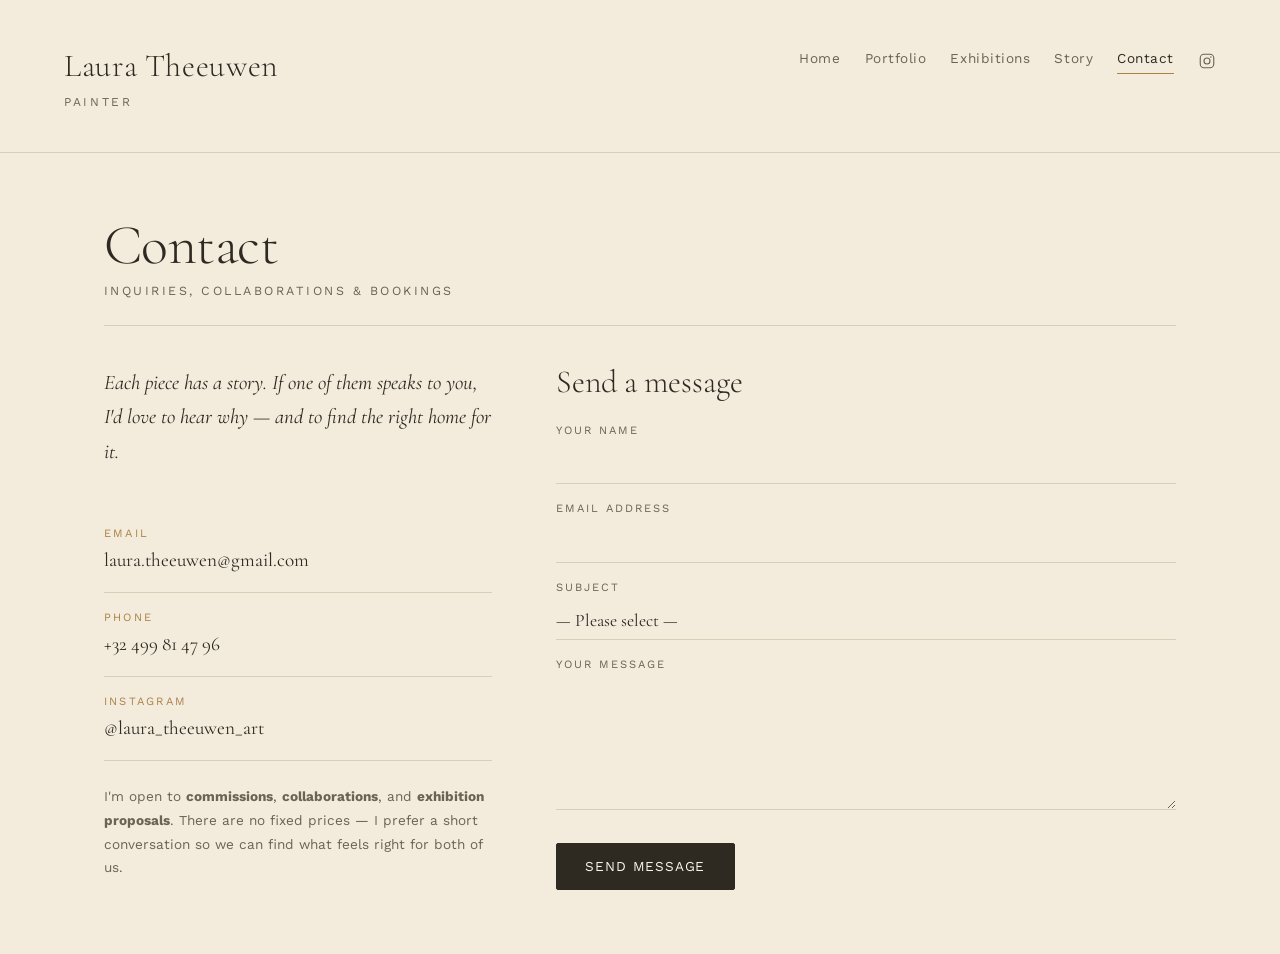
<file: contact.html>
<!DOCTYPE html>
<html lang="en">
<head>
  <meta charset="UTF-8" />
  <meta name="viewport" content="width=device-width, initial-scale=1.0" />
  <title>Contact — Laura Theeuwen</title>
  <link rel="icon" type="image/jpeg" href="images/homepage/yourimage.png">
  <meta name="description" content="Get in touch with painter Laura Theeuwen for inquiries, collaborations, or bookings." />

  <link rel="preconnect" href="https://fonts.googleapis.com" />
  <link rel="preconnect" href="https://fonts.gstatic.com" crossorigin />
  <link
    href="https://fonts.googleapis.com/css2?family=Cormorant+Garamond:ital,wght@0,300;0,400;0,500;1,400&family=Work+Sans:wght@300;400;500&display=swap"
    rel="stylesheet"
  />
  <link rel="stylesheet" href="css/style.css" />
</head>
<body>

  <header class="topbar">
    <a href="index.html" class="brand">
      <span class="brand-name">Laura Theeuwen</span>
      <span class="brand-title">Painter</span>
      </svg>
    </a>
    <nav class="nav" aria-label="Main navigation">
      <a href="index.html" class="nav-link">Home</a>
      <a href="portfolio.html" class="nav-link">Portfolio</a>
      <a href="exhibitions.html" class="nav-link">Exhibitions</a>
      <a href="story.html" class="nav-link">Story</a>
      <a href="contact.html" class="nav-link is-active">Contact</a>
      <a href="https://www.instagram.com/laura_theeuwen_art/" class="nav-icon" aria-label="Instagram" target="_blank" rel="noopener">
        <svg viewBox="0 0 24 24" width="18" height="18" fill="none" stroke="currentColor" stroke-width="1.5">
          <rect x="3" y="3" width="18" height="18" rx="5" />
          <circle cx="12" cy="12" r="4" />
          <circle cx="17.2" cy="6.8" r="1" fill="currentColor" stroke="none" />
        </svg>
      </a>
    </nav>
  </header>

  <main>
    <div class="page-main">

      <header class="page-header">
        <h1 class="page-heading">Contact</h1>
        <p class="page-subheading">Inquiries, collaborations & bookings</p>
      </header>

      <div class="contact-grid">

        <!-- ============================================================
             LEFT COLUMN — contact details & context
             ============================================================ -->
        <div class="contact-info">

          <p class="contact-intro">
            Each piece has a story. If one of them speaks to you,
            I'd love to hear why — and to find the right home for it.
          </p>

          <!-- 
            REPLACE THESE PLACEHOLDERS:
            - laura.theeuwen@gmail.com  →  Laura's real email address
            - +32 499 81 47 96        →  Laura's real phone number
            - @laura_theeuwen_art       →  her Instagram username
          -->
          <ul class="contact-details">

            <li class="contact-detail">
              <span class="contact-detail-label">Email</span>
              <span class="contact-detail-value">
                <a href="mailto:laura.theeuwen@gmail.com">
                  laura.theeuwen@gmail.com
                </a>
              </span>
            </li>

            <li class="contact-detail">
              <span class="contact-detail-label">Phone</span>
              <span class="contact-detail-value">
                <a href="tel:+32 499 81 47 96">+32 499 81 47 96</a>
              </span>
            </li>

            <li class="contact-detail">
              <span class="contact-detail-label">Instagram</span>
              <span class="contact-detail-value">
                <a
                  href="https://instagram.com/laura_theeuwen_art"
                  target="_blank"
                  rel="noopener"
                >
                  @laura_theeuwen_art
                </a>
              </span>
            </li>

          </ul>

          <p class="contact-collab">
            I'm open to <strong>commissions</strong>, <strong>collaborations</strong>,
            and <strong>exhibition proposals</strong>. There are no fixed prices —
            I prefer a short conversation so we can find what feels right for
            both of us.
          </p>

        </div>

        <!-- ============================================================
             RIGHT COLUMN — contact form
             
             HOW THIS FORM WORKS ON NETLIFY:
             The attribute  netlify  on the <form> tag is all you need.
             Netlify detects it during deployment and automatically sets
             up a form inbox at app.netlify.com → your site → Forms.
             No extra code, no back-end, no cost for basic usage.

             The "action" attribute tells Netlify where to send the
             visitor after they submit. Create a simple thank-you page
             (thank-you.html) with a "Thank you, I'll be in touch" message,
             or remove the action attribute to use Netlify's default page.
             ============================================================ -->
        <div class="contact-form-side">
          <h2 class="form-heading">Send a message</h2>

         <form
  method="POST"
  action="https://formspree.io/f/mvzjwrjb"
>
            <!--
              This hidden input is required by Netlify when you use the
              netlify attribute. Leave it exactly as-is.
            -->
            

            <div class="form-group">
              <label class="form-label" for="name">Your name</label>
              <input
                class="form-input"
                type="text"
                id="name"
                name="name"
                autocomplete="name"
                required
              />
            </div>

            <div class="form-group">
              <label class="form-label" for="email">Email address</label>
              <input
                class="form-input"
                type="email"
                id="email"
                name="email"
                autocomplete="email"
                required
              />
            </div>

            <!-- The dropdown helps Laura see at a glance what kind of
                 message this is before she opens it. -->
            <div class="form-group">
              <label class="form-label" for="subject">Subject</label>
              <select class="form-select" id="subject" name="subject">
                <option value="">— Please select —</option>
                <option value="purchase">Purchasing a painting</option>
                <option value="commission">Commission inquiry</option>
                <option value="collaboration">Collaboration or project</option>
                <option value="exhibition">Exhibition proposal</option>
                <option value="press">Press or media</option>
                <option value="other">Other</option>
              </select>
            </div>

            <div class="form-group">
              <label class="form-label" for="message">Your message</label>
              <textarea
                class="form-textarea"
                id="message"
                name="message"
                required
              ></textarea>
            </div>

            <div class="form-submit">
              <button type="submit" class="btn btn-primary">Send message</button>
            </div>

          </form>
        </div>

      </div>
    </div>
  </main>

</body>
</html>
</file>
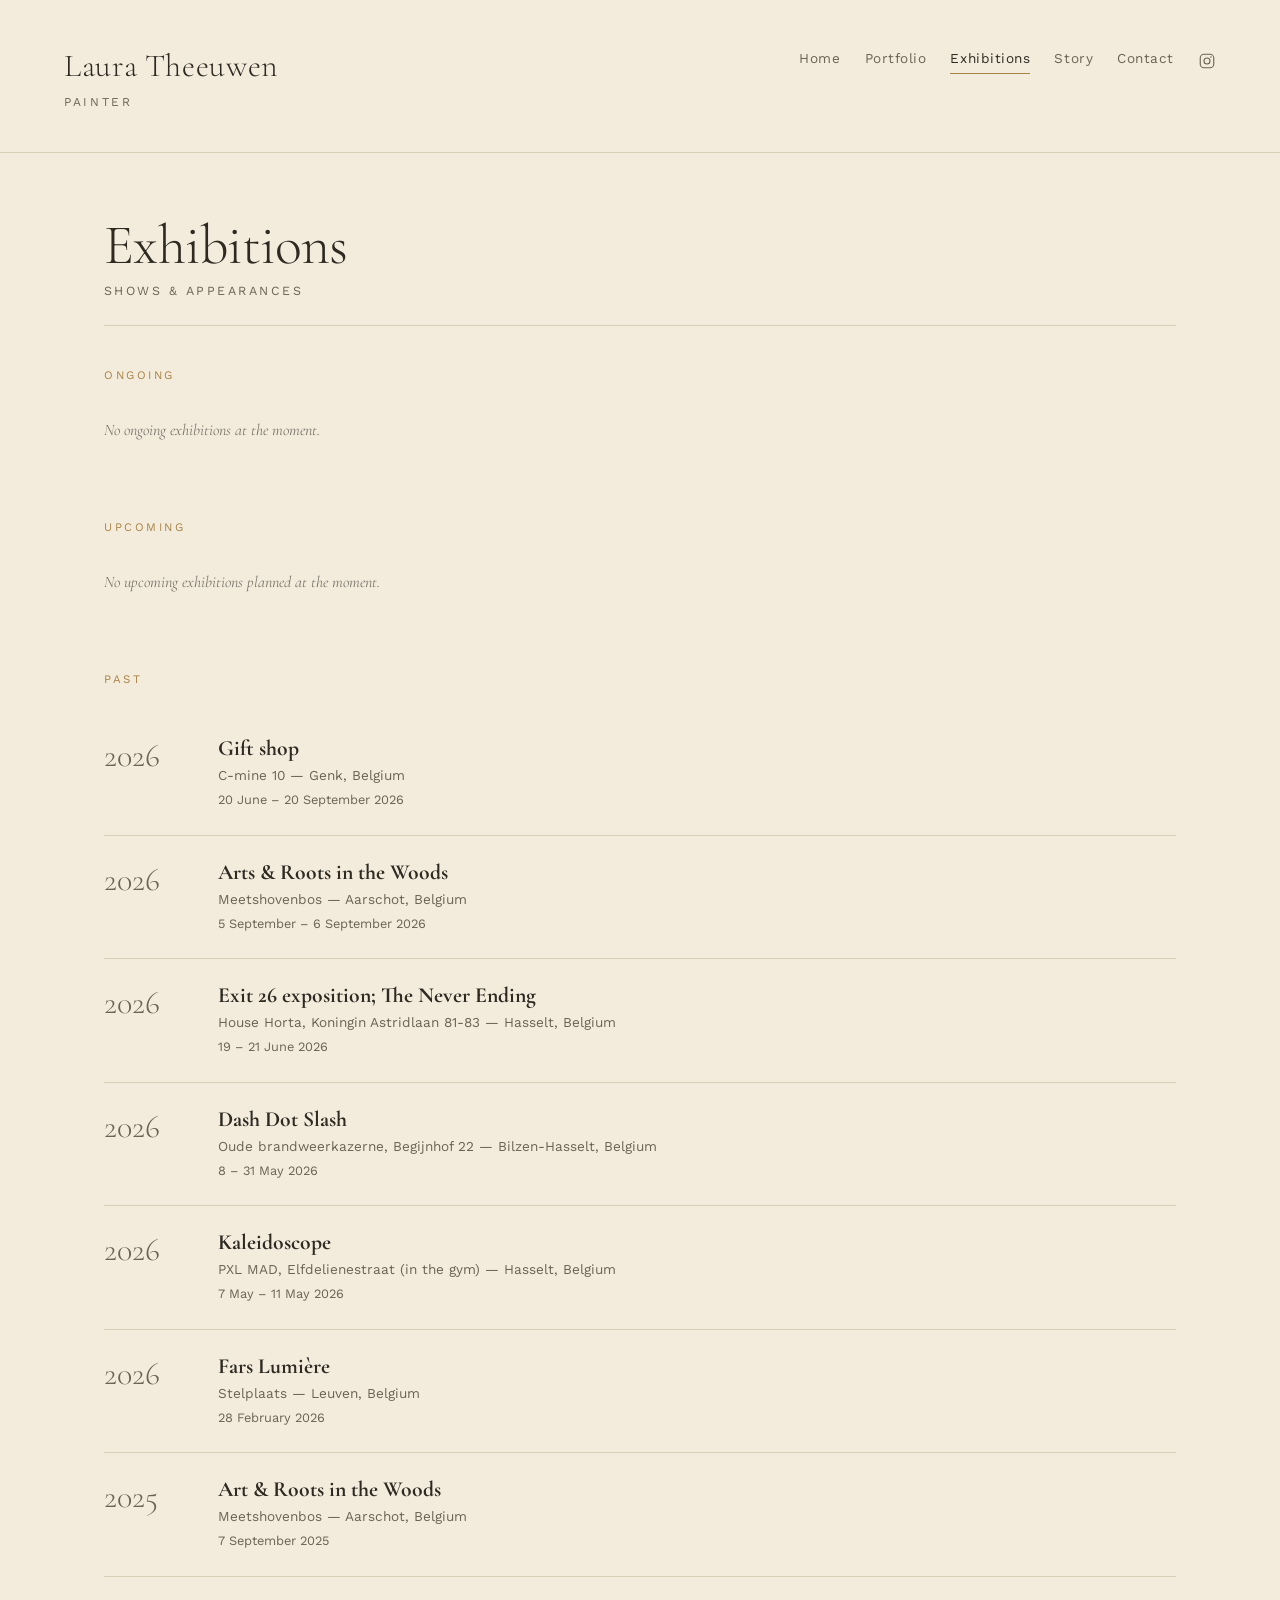
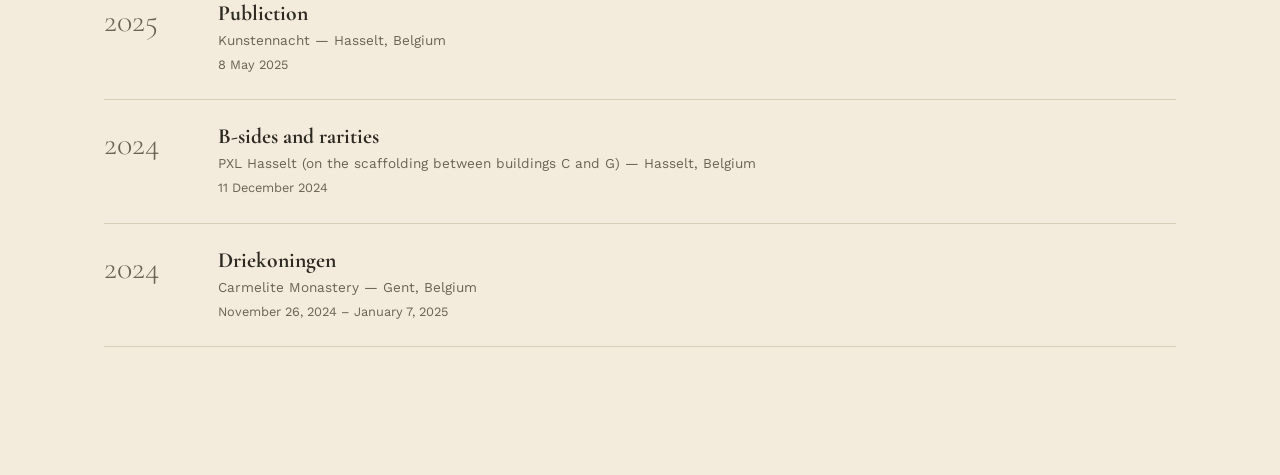
<file: exhibitions.html>
<!DOCTYPE html>
<html lang="en">
<head>
  <meta charset="UTF-8" />
  <meta name="viewport" content="width=device-width, initial-scale=1.0" />
  <title>Exhibitions — Laura Theeuwen</title>
  <link rel="icon" type="image/jpeg" href="images/homepage/yourimage.png">
  <meta name="description" content="Upcoming and past exhibitions of work by Laura Theeuwen." />

  <link rel="preconnect" href="https://fonts.googleapis.com" />
  <link rel="preconnect" href="https://fonts.gstatic.com" crossorigin />
  <link
    href="https://fonts.googleapis.com/css2?family=Cormorant+Garamond:ital,wght@0,300;0,400;0,500;1,400&family=Work+Sans:wght@300;400;500&display=swap"
    rel="stylesheet"
  />
  <link rel="stylesheet" href="css/style.css" />
</head>
<body>

  <header class="topbar">
    <a href="index.html" class="brand">
      <span class="brand-name">Laura Theeuwen</span>
      <span class="brand-title">Painter</span>
      </svg>
    </a>
    <nav class="nav" aria-label="Main navigation">
      <a href="index.html" class="nav-link">Home</a>
      <a href="portfolio.html" class="nav-link">Portfolio</a>
      <a href="exhibitions.html" class="nav-link is-active">Exhibitions</a>
      <a href="story.html" class="nav-link">Story</a>
      <a href="contact.html" class="nav-link">Contact</a>
      <a href="https://www.instagram.com/laura_theeuwen_art/" class="nav-icon" aria-label="Instagram" target="_blank" rel="noopener">
        <svg viewBox="0 0 24 24" width="18" height="18" fill="none" stroke="currentColor" stroke-width="1.5">
          <rect x="3" y="3" width="18" height="18" rx="5" />
          <circle cx="12" cy="12" r="4" />
          <circle cx="17.2" cy="6.8" r="1" fill="currentColor" stroke="none" />
        </svg>
      </a>
    </nav>
  </header>

  <main>
    <div class="page-main">

      <header class="page-header">
        <h1 class="page-heading">Exhibitions</h1>
        <p class="page-subheading">Shows & appearances</p>
      </header>

           <!-- ============================================================
           ONGOING EXHIBITIONS
           Add new upcoming shows here. When a show has passed, move
           its <li> block down to the Past Exhibitions section below,
           and remove the <span class="exhibition-tag">Upcoming</span>.
           ============================================================ -->
        <section class="exhibitions-section" aria-labelledby="ongoing-label">
        <span class="section-tag" id="ongoing-label">Ongoing</span>

        <ul id="ongoing-exhibitions-list">
  <!-- JavaScript vult dit straks automatisch in -->
</ul>
      </section>

           <!-- ============================================================
           UPCOMING EXHIBITIONS
           ============================================================ -->
      <section class="exhibitions-section" aria-labelledby="upcoming-label">
        <span class="section-tag" id="upcoming-label">Upcoming</span>

        <!-- De plek voor de komende tentoonstellingen -->
        <ul id="upcoming-exhibitions-list">
        <!-- JavaScript vult dit automatisch in -->
        </ul>
      </section>

          
          

      <!-- ============================================================
           PAST EXHIBITIONS
           Most recent first. Add a new <li> at the top when needed.
           ============================================================ -->
      <section class="exhibitions-section" aria-labelledby="past-label">
        <span class="section-tag" id="past-label">Past</span>

        <ul id="past-exhibitions-list">
  <!-- JavaScript vult dit straks automatisch in -->
</ul>
      </section>

    </div>
  </main>
<script>
// 1. De database met start- én einddatums
const exhibitions = [
  
  {
    title: "Gift shop",
    venue: "C-mine 10 — Genk, Belgium",
    datesDisplay: "20 June – 20 September 2026",
    year: "2026",
    startDate: "2026-06-20",
    endDate: "2026-09-20"
  },

  {
    title: "Arts & Roots in the Woods",
    venue: "Meetshovenbos — Aarschot, Belgium",
    datesDisplay: "5 September – 6 September 2026",
    year: "2026",
    startDate: "2026-09-05",
    endDate: "2026-09-06"
  },


  {
    title: "Exit 26 exposition; The Never Ending",
    venue: "House Horta, Koningin Astridlaan 81-83 — Hasselt, Belgium",
    datesDisplay: "19 – 21 June 2026",
    year: "2026",
    startDate: "2026-06-19",
    endDate: "2026-06-21"
  },
  {
    title: "Dash Dot Slash",
    venue: "Oude brandweerkazerne, Begijnhof 22 — Bilzen-Hasselt, Belgium",
    datesDisplay: "8 – 31 May 2026",
    year: "2026",
    startDate: "2026-05-08",
    endDate: "2026-05-31"
  },
  {
    title: "Kaleidoscope",
    venue: "PXL MAD, Elfdelienestraat (in the gym) — Hasselt, Belgium",
    datesDisplay: "7 May – 11 May 2026",
    year: "2026",
    startDate: "2026-05-07",
    endDate: "2026-05-11"
  },
  {
    title: "Fars Lumière",
    venue: "Stelplaats — Leuven, Belgium",
    datesDisplay: "28 February 2026",
    year: "2026",
    startDate: "2026-02-28",
    endDate: "2026-02-28"
  },
  {
    title: "Art & Roots in the Woods",
    venue: "Meetshovenbos — Aarschot, Belgium",
    datesDisplay: "7 September 2025",
    year: "2025",
    startDate: "2025-09-07",
    endDate: "2025-09-07"
  },
  {
    title: "Publiction",
    venue: "Kunstennacht — Hasselt, Belgium",
    datesDisplay: "8 May 2025",
    year: "2025",
    startDate: "2025-05-08",
    endDate: "2025-05-08"
  },
  {
    title: "B-sides and rarities",
    venue: "PXL Hasselt (on the scaffolding between buildings C and G) — Hasselt, Belgium",
    datesDisplay: "11 December 2024",
    year: "2024",
    startDate: "2024-12-11",
    endDate: "2024-12-11"
  },
  {
    title: "Driekoningen",
    venue: "Carmelite Monastery — Gent, Belgium",
    datesDisplay: "November 26, 2024 – January 7, 2025",
    year: "2024",
    startDate: "2024-11-26",
    endDate: "2025-01-07"
  }


];

// 2. De HTML-blauwdruk voor jouw lijstitems (met het oranje ongoing-vakje)
function createExhibitionHTML(exhibition, isOngoing = false) {
  // Als de expo NU bezig is, tonen we het oranje vakje. Anders blijft dit leeg.
  const ongoingBadge = isOngoing ? '<span class="ongoing-badge" style="background-color: orange; color: white; padding: 3px 8px; font-size: 0.75rem; border-radius: 3px; margin-left: 10px; display: inline-block; vertical-align: middle; font-weight: normal;">Ongoing</span>' : '';

  return `
    <li class="exhibition-item">
      <span class="exhibition-year">${exhibition.year}</span>
      <div>
        <h2 class="exhibition-title">
          ${exhibition.title} 
          ${ongoingBadge}
        </h2>
        <p class="exhibition-venue">${exhibition.venue}</p>
        <p class="exhibition-dates">${exhibition.datesDisplay}</p>
      </div>
    </li>
  `;
}

// 3. De driedelige sorteermachine met automatische 'filler'-teksten
function renderExhibitions() {
  const upcomingList = document.getElementById('upcoming-exhibitions-list');
  const ongoingList = document.getElementById('ongoing-exhibitions-list');
  const pastList = document.getElementById('past-exhibitions-list');
  
  // Vandaag ophalen en klok op middernacht zetten
  const today = new Date();
  today.setHours(0, 0, 0, 0);

  // Maak alle lijsten leeg voor de start
  if(upcomingList) upcomingList.innerHTML = '';
  if(ongoingList) ongoingList.innerHTML = '';
  if(pastList) pastList.innerHTML = '';

  // Houden tellers bij om te zien of een lijst leeg blijft
  let upcomingCount = 0;
  let ongoingCount = 0;
  let pastCount = 0;

  // Loop door alle tentoonstellingen
  exhibitions.forEach(exhibition => {
    const startDate = new Date(exhibition.startDate);
    const endDate = new Date(exhibition.endDate);

    if (startDate > today) {
      // 1. UPCOMING -> false (geen oranje vakje)
      if(upcomingList) {
        upcomingList.innerHTML += createExhibitionHTML(exhibition, false);
        upcomingCount++;
      }
    } 
    else if (endDate >= today) {
      // 2. ONGOING -> TRUE (hierdoor verschijnt het oranje vakje!)
      if(ongoingList) {
        ongoingList.innerHTML += createExhibitionHTML(exhibition, true);
        ongoingCount++;
      }
    } 
    else {
      // 3. PAST -> false (geen oranje vakje)
      if(pastList) {
        pastList.innerHTML += createExhibitionHTML(exhibition, false);
        pastCount++;
      }
    }
  });

  // HIER controleren we of een lijst leeg is. Zo ja, plaatsen we de filler-tekst:
  if (upcomingCount === 0 && upcomingList) {
    upcomingList.innerHTML = '<p class="exhibition-filler" style="font-style: italic; opacity: 0.6; padding: 10px 0;">No upcoming exhibitions planned at the moment.</p>';
  }
  
  if (ongoingCount === 0 && ongoingList) {
    ongoingList.innerHTML = '<p class="exhibition-filler" style="font-style: italic; opacity: 0.6; padding: 10px 0;">No ongoing exhibitions at the moment.</p>';
  }

  if (pastCount === 0 && pastList) {
    pastList.innerHTML = '<p class="exhibition-filler" style="font-style: italic; opacity: 0.6; padding: 10px 0;">No past exhibitions found.</p>';
  }
}

// Uitvoeren als de pagina klaar is
window.addEventListener('DOMContentLoaded', renderExhibitions);
</script>
</body>
</html>
</file>
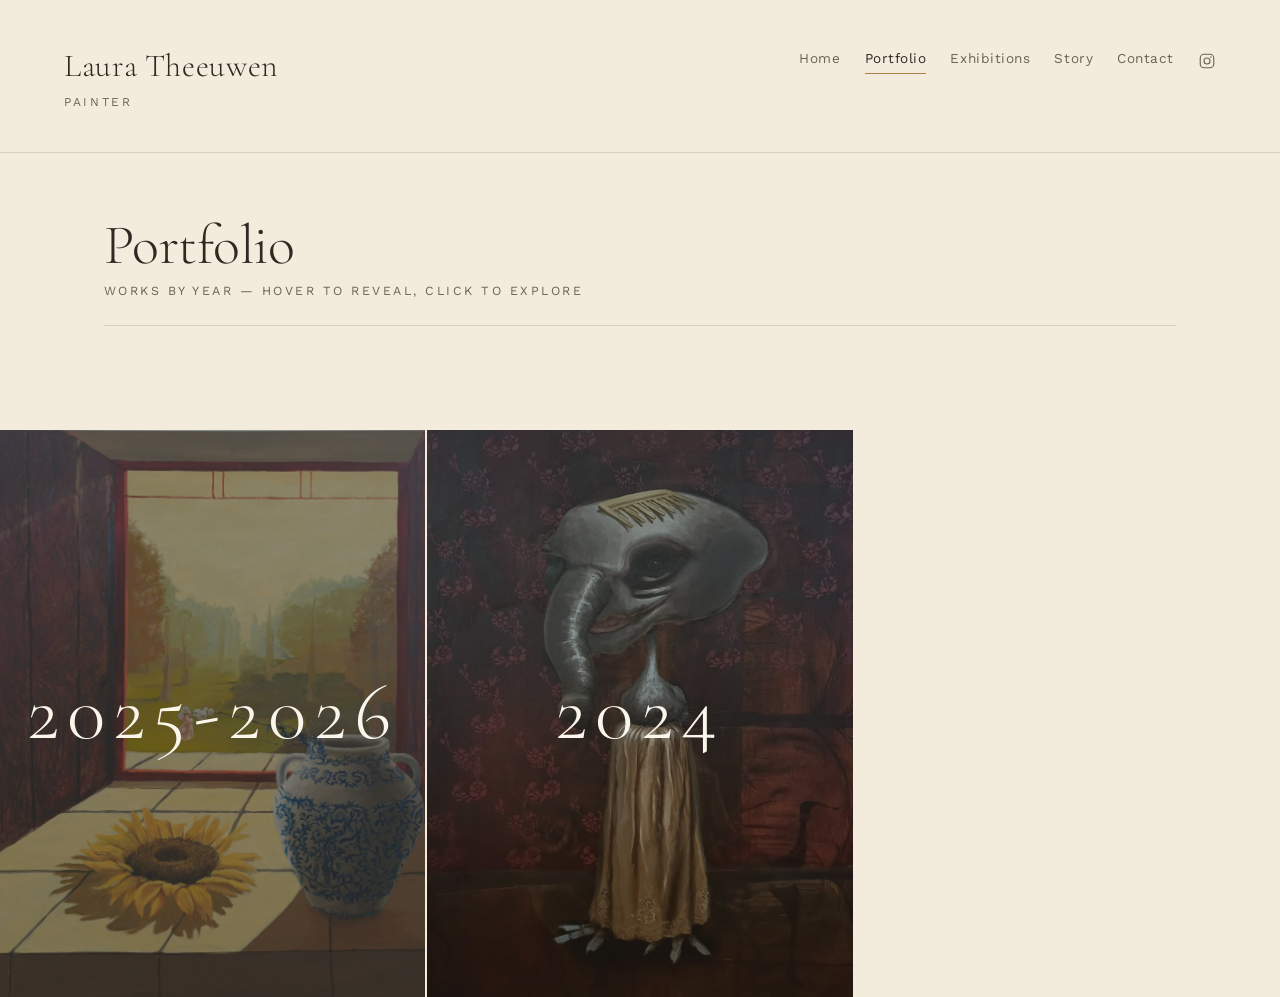
<file: portfolio.html>
<!DOCTYPE html>
<html lang="en">
<head>
  <meta charset="UTF-8" />
  <meta name="viewport" content="width=device-width, initial-scale=1.0" />
  <title>Portfolio — Laura Theeuwen</title>
  <link rel="icon" type="image/png" href="images/homepage/yourimage.png">
  <meta name="description" content="Paintings by Laura Theeuwen, organised by year." />

  <link rel="preconnect" href="https://fonts.googleapis.com" />
  <link rel="preconnect" href="https://fonts.gstatic.com" crossorigin />
  <link
    href="https://fonts.googleapis.com/css2?family=Cormorant+Garamond:ital,wght@0,300;0,400;0,500;1,400&family=Work+Sans:wght@300;400;500&display=swap"
    rel="stylesheet"
  />
  <link rel="stylesheet" href="css/style.css" />
</head>
<body>

  <!-- ============================================================
       TOP BAR
       Same on every page. The only thing that changes is which
       nav link has the "is-active" class — here it's "Portfolio".
       ============================================================ -->
  <header class="topbar">
    <a href="index.html" class="brand">
      <span class="brand-name">Laura Theeuwen</span>
      <span class="brand-title">Painter</span>
    </a>
    <nav class="nav" aria-label="Main navigation">
      <a href="index.html" class="nav-link">Home</a>
      <a href="portfolio.html" class="nav-link is-active">Portfolio</a>
      <a href="exhibitions.html" class="nav-link">Exhibitions</a>
      <a href="story.html" class="nav-link">Story</a>
      <a href="contact.html" class="nav-link">Contact</a>
      <a href="https://www.instagram.com/laura_theeuwen_art/" class="nav-icon" aria-label="Instagram" target="_blank" rel="noopener">
        <svg viewBox="0 0 24 24" width="18" height="18" fill="none" stroke="currentColor" stroke-width="1.5">
          <rect x="3" y="3" width="18" height="18" rx="5" />
          <circle cx="12" cy="12" r="4" />
          <circle cx="17.2" cy="6.8" r="1" fill="currentColor" stroke="none" />
        </svg>
      </a>
    </nav>
  </header>

  <main>

    <!-- Page header sits inside .page-main for consistent padding -->
    <div class="page-main">
      <header class="page-header">
        <h1 class="page-heading">Portfolio</h1>
        <p class="page-subheading">Works by year — hover to reveal, click to explore</p>
      </header>
    </div>

    <!-- ============================================================
         YEAR GRID
         This runs edge-to-edge (no .page-main wrapper) for a
         gallery-wall feel. Each card is a full <a> tag, so the
         entire image is clickable.

         HOW TO ADD A NEW YEAR:
         1. Copy one <a class="year-card"> block.
         2. Update the href, the alt text, and the year in .year-label.
         3. Replace the placeholder src with the real hero image path.
         4. Create the matching portfolio/YEAR.html file (use
            portfolio/2025.html as your template).

         HOW TO REPLACE PLACEHOLDER IMAGES:
         Save each year's hero painting as:
           images/portfolio/YEAR-hero.jpg
         Then change the src to: images/portfolio/YEAR-hero.jpg
         ============================================================ -->
    <section class="portfolio-grid" aria-label="Works by year">

      <a href="portfolio/2026.html" class="year-card">
        <img
          src="images/portfolio/2026-hero.jpg"
          alt="Selected work from 2025-2026"
        />
        <div class="year-overlay">
          <span class="year-label">2025-2026</span>
        </div>
      </a>

      <a href="portfolio/2024.html" class="year-card">
        <img
          src="images/portfolio/2024-hero.jpg"
          alt="Selected work from 2024"
        />
        <div class="year-overlay">
          <span class="year-label">2024</span>
        </div>
      </a>
    </section>
  </main>

</body>
</html>
</file>
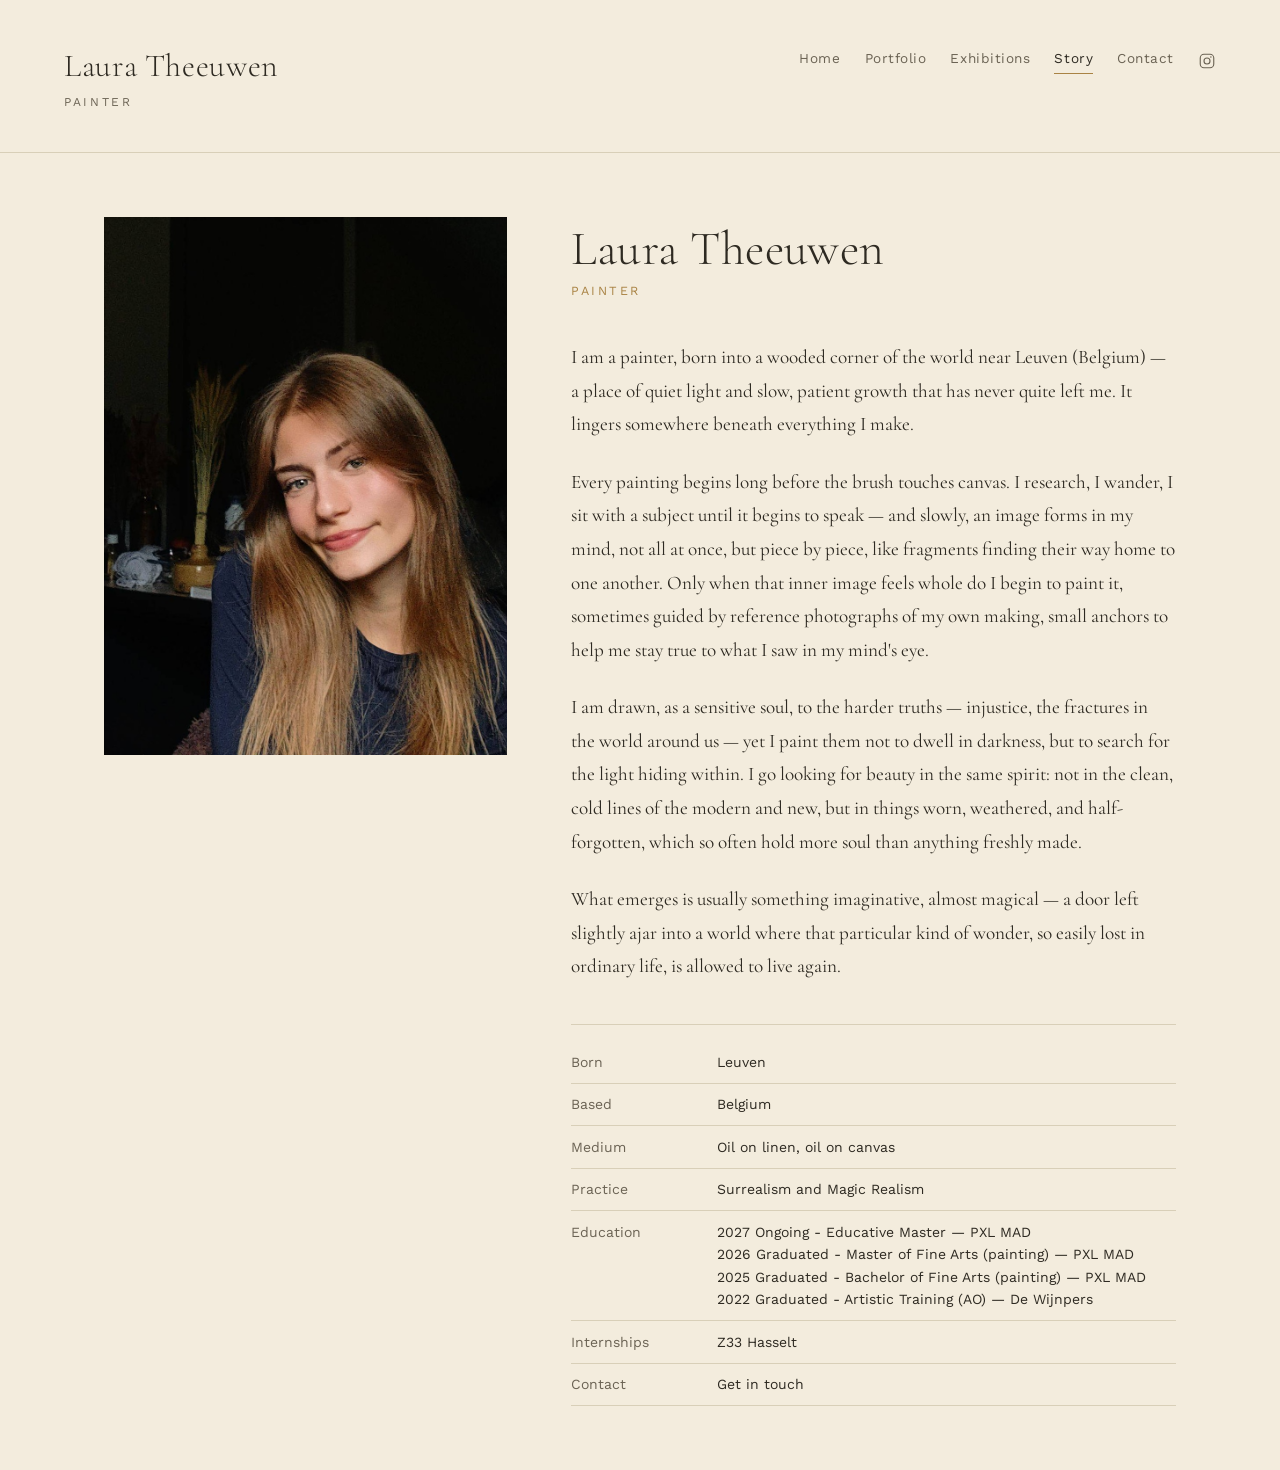
<file: story.html>
<!DOCTYPE html>
<html lang="en">
<head>
  <meta charset="UTF-8" />
  <meta name="viewport" content="width=device-width, initial-scale=1.0" />
  <title>Story — Laura Theeuwen</title>
  <link rel="icon" type="image/jpeg" href="images/homepage/yourimage.png">
  <meta name="description" content="The story and practice of painter Laura Theeuwen." />

  <link rel="preconnect" href="https://fonts.googleapis.com" />
  <link rel="preconnect" href="https://fonts.gstatic.com" crossorigin />
  <link
    href="https://fonts.googleapis.com/css2?family=Cormorant+Garamond:ital,wght@0,300;0,400;0,500;1,400&family=Work+Sans:wght@300;400;500&display=swap"
    rel="stylesheet"
  />
  <link rel="stylesheet" href="css/style.css" />
</head>
<body>

  <header class="topbar">
    <a href="index.html" class="brand">
      <span class="brand-name">Laura Theeuwen</span>
      <span class="brand-title">Painter</span>
      </svg>
    </a>
    <nav class="nav" aria-label="Main navigation">
      <a href="index.html" class="nav-link">Home</a>
      <a href="portfolio.html" class="nav-link">Portfolio</a>
      <a href="exhibitions.html" class="nav-link">Exhibitions</a>
      <a href="story.html" class="nav-link is-active">Story</a>
      <a href="contact.html" class="nav-link">Contact</a>
      <a href="https://www.instagram.com/laura_theeuwen_art/" class="nav-icon" aria-label="Instagram" target="_blank" rel="noopener">
        <svg viewBox="0 0 24 24" width="18" height="18" fill="none" stroke="currentColor" stroke-width="1.5">
          <rect x="3" y="3" width="18" height="18" rx="5" />
          <circle cx="12" cy="12" r="4" />
          <circle cx="17.2" cy="6.8" r="1" fill="currentColor" stroke="none" />
        </svg>
      </a>
    </nav>
  </header>

  <main>
    <div class="page-main">

      <!-- ============================================================
           STORY LAYOUT
           Left column: portrait photo of Laura
           Right column: name, tagline, bio paragraphs, facts table

           HOW TO REPLACE THE PORTRAIT:
           Save the photo as: images/laura-portrait.jpg
           Then change the src below to: images/laura-portrait.jpg
           ============================================================ -->
      <div class="story-grid">

        <div class="story-portrait">
          <img
            src="images/laura-portrait.jpg"
            alt="Portrait of Laura Theeuwen"
          />
        </div>

        <div class="story-content">

          <h1 class="story-name">Laura Theeuwen</h1>
          <span class="story-tagline">Painter</span>

          <!-- ===================================================
               BIO TEXT
               Replace these placeholder paragraphs with Laura's
               own words. Keep them in the first person. Short and
               confident reads better than long and hesitant.
               =================================================== -->
          <div class="story-bio">

            <p>
              I am a painter, born into a wooded corner of the world near Leuven (Belgium)
              — a place of quiet light and slow, patient growth that has never quite left me.
              It lingers somewhere beneath everything I make.

            </p>

            <p>
              Every painting begins long before the brush touches canvas. I research, I wander,
              I sit with a subject until it begins to speak — and slowly, an image forms in my 
              mind, not all at once, but piece by piece, like fragments finding their way home
              to one another. Only when that inner image feels whole do I begin to paint it, 
              sometimes guided by reference photographs of my own making, small anchors to help
              me stay true to what I saw in my mind's eye.

            </p>

            <p>
              I am drawn, as a sensitive soul, to the harder truths — injustice, the fractures
              in the world around us — yet I paint them not to dwell in darkness, but to search
              for the light hiding within. I go looking for beauty in the same spirit: not in the 
              clean, cold lines of the modern and new, but in things worn, weathered, and half-forgotten,
              which so often hold more soul than anything freshly made.

            </p>

            <p>
              What emerges is usually something imaginative, almost magical — a door left slightly
              ajar into a world where that particular kind of wonder, so easily lost in ordinary life,
              is allowed to live again.

            </p>

          </div>

          <!-- ===================================================
               FACTS TABLE
               Each row is a label + value pair. Add, remove, or
               edit rows freely. Keep labels short (one word is
               ideal).
               =================================================== -->
          <div class="story-details" aria-label="Artist details">

            <div class="story-detail-row">
              <span class="story-detail-label">Born</span>
              <span>Leuven</span>
            </div>

            <div class="story-detail-row">
              <span class="story-detail-label">Based</span>
              <span>Belgium</span>
            </div>

            <div class="story-detail-row">
              <span class="story-detail-label">Medium</span>
              <span>Oil on linen, oil on canvas</span>
            </div>

            <div class="story-detail-row">
              <span class="story-detail-label">Practice</span>
              <span>Surrealism and Magic Realism</span>
            </div>

            <div class="story-detail-row">
  <span class="story-detail-label">Education</span>
  
  <!-- This wrapper div keeps all the text aligned nicely on the right side -->
  <div class="story-detail-content">
    <p>2027 Ongoing - Educative Master — PXL MAD</p>
    <p>2026 Graduated - Master of Fine Arts (painting) — PXL MAD</p>
    <p>2025 Graduated - Bachelor of Fine Arts (painting) — PXL MAD</p>
    <p>2022 Graduated - Artistic Training (AO) — De Wijnpers</p>
  </div>
</div>

            <div class="story-detail-row">
              <span class="story-detail-label">Internships</span>
              <span>Z33 Hasselt</span>
              
            </div>

            <div class="story-detail-row">
              <span class="story-detail-label">Contact</span>
              <span>
                <a href="contact.html">Get in touch</a>
              </span>
            </div>

          </div>

        </div>

      </div>
    </div>
  </main>

</body>
</html>
</file>
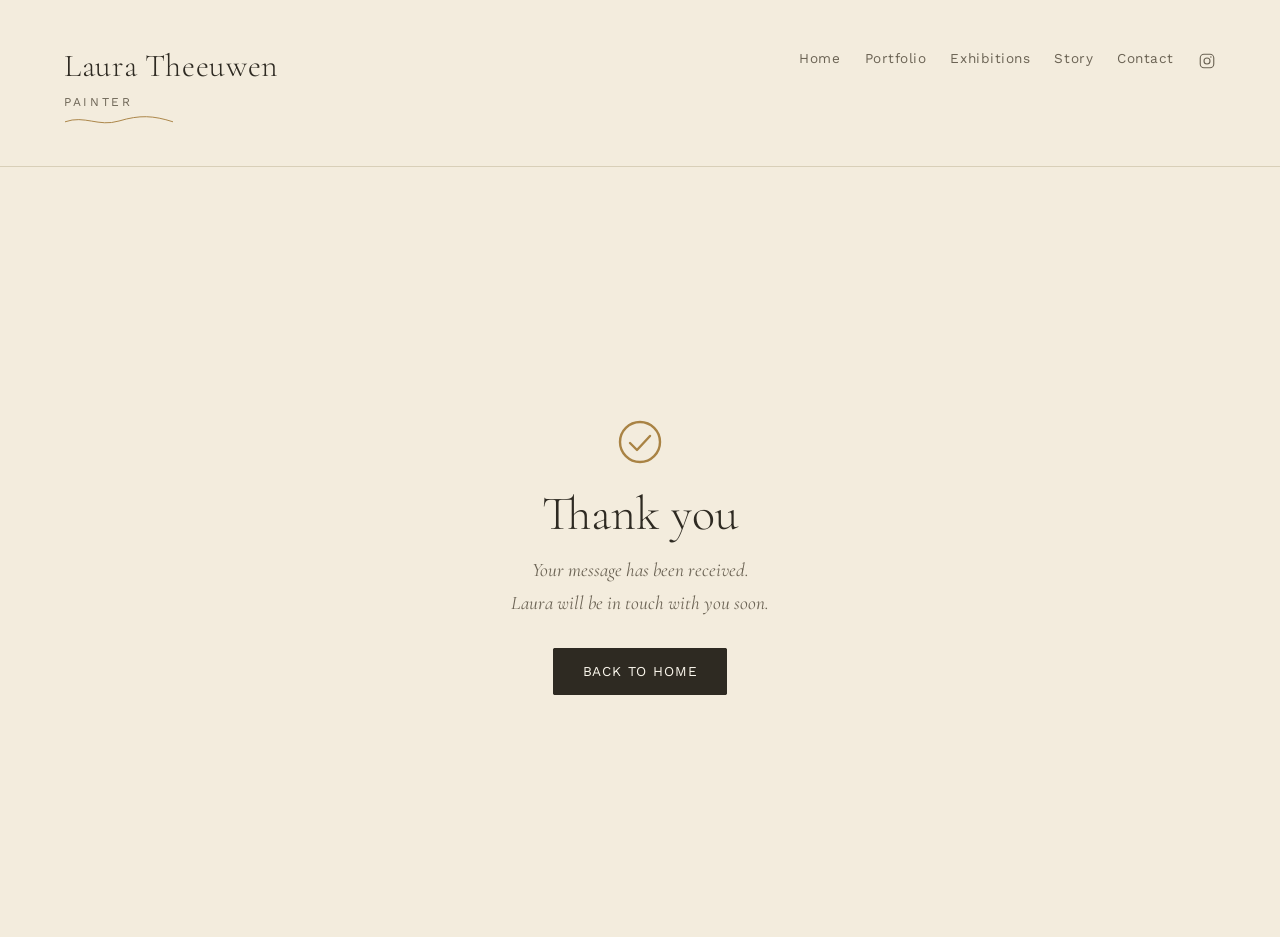
<file: thank-you.html>
<!DOCTYPE html>
<html lang="en">
<head>
  <meta charset="UTF-8" />
  <meta name="viewport" content="width=device-width, initial-scale=1.0" />
  <title>Thank you — Laura Theeuwen</title>
  <link rel="icon" type="image/jpeg" href="images/homepage/yourimage.png">

  <link rel="preconnect" href="https://fonts.googleapis.com" />
  <link rel="preconnect" href="https://fonts.gstatic.com" crossorigin />
  <link
    href="https://fonts.googleapis.com/css2?family=Cormorant+Garamond:ital,wght@0,300;0,400;0,500;1,400&family=Work+Sans:wght@300;400;500&display=swap"
    rel="stylesheet"
  />
  <link rel="stylesheet" href="css/style.css" />

  <style>
    /* Centers the thank-you message on the page */
    .thankyou-wrap {
      min-height: calc(100vh - 130px);
      display: flex;
      align-items: center;
      justify-content: center;
      text-align: center;
      padding: 2rem;
    }

    .thankyou-inner {
      max-width: 480px;
    }

    .thankyou-icon {
      width: 48px;
      height: 48px;
      stroke: var(--color-accent);
      margin: 0 auto var(--space-3);
      display: block;
    }

    .thankyou-heading {
      font-family: var(--font-display);
      font-weight: 300;
      font-size: 3rem;
      line-height: 1;
      margin-bottom: var(--space-2);
    }

    .thankyou-text {
      font-family: var(--font-body);
      font-size: 1.2rem;
      font-style: italic;
      color: var(--color-text-muted);
      line-height: 1.7;
      margin-bottom: var(--space-4);
    }
  </style>
</head>
<body>

  <header class="topbar">
    <a href="index.html" class="brand">
      <span class="brand-name">Laura Theeuwen</span>
      <span class="brand-title">Painter</span>
      <svg class="brand-flourish" viewBox="0 0 160 14" aria-hidden="true">
        <path d="M2 8 C 30 -2, 50 16, 80 7 S 130 -1, 158 8" />
      </svg>
    </a>
    <nav class="nav" aria-label="Main navigation">
      <a href="index.html" class="nav-link">Home</a>
      <a href="portfolio.html" class="nav-link">Portfolio</a>
      <a href="exhibitions.html" class="nav-link">Exhibitions</a>
      <a href="story.html" class="nav-link">Story</a>
      <a href="contact.html" class="nav-link">Contact</a>
      <a href="https://instagram.com/REPLACE_WITH_HANDLE" class="nav-icon" aria-label="Instagram" target="_blank" rel="noopener">
        <svg viewBox="0 0 24 24" width="18" height="18" fill="none" stroke="currentColor" stroke-width="1.5">
          <rect x="3" y="3" width="18" height="18" rx="5" />
          <circle cx="12" cy="12" r="4" />
          <circle cx="17.2" cy="6.8" r="1" fill="currentColor" stroke="none" />
        </svg>
      </a>
    </nav>
  </header>

  <div class="thankyou-wrap">
    <div class="thankyou-inner">

      <!-- A simple checkmark drawn in SVG — no image file needed -->
      <svg class="thankyou-icon" viewBox="0 0 24 24" fill="none" stroke-width="1.2" aria-hidden="true">
        <circle cx="12" cy="12" r="10" />
        <polyline points="7 12.5 10.5 16 17 9" stroke-linecap="round" stroke-linejoin="round"/>
      </svg>

      <h1 class="thankyou-heading">Thank you</h1>

      <p class="thankyou-text">
        Your message has been received.<br />
        Laura will be in touch with you soon.
      </p>

      <a href="index.html" class="btn btn-primary">Back to home</a>

    </div>
  </div>

</body>
</html>
</file>
<file: css/style.css>
/* ==========================================================================
   DESIGN TOKENS
   Define all colors, fonts, and spacing in one place at the top.
   Change a value here and it updates everywhere on the site.
   ========================================================================== */
:root {
  --color-bg:         #f3ecdd;   /* warm beige — main background */
  --color-panel:      #faf6ec;   /* slightly lighter, for image backgrounds */
  --color-text:       #2e2a22;   /* warm near-black (softer than pure #000) */
  --color-text-muted: #6b6354;   /* grey-brown for secondary text */
  --color-line:       #d8cfb8;   /* hairline dividers */
  --color-accent:     #a98344;   /* antique gold — used sparingly site-wide */

  --font-display: "Cormorant Garamond", Georgia, serif;
  --font-body:    "Cormorant Garamond", Georgia, serif;
  --font-ui:      "Work Sans", Arial, sans-serif;

  --space-1: 0.5rem;
  --space-2: 1rem;
  --space-3: 1.5rem;
  --space-4: 2.5rem;
  --space-5: 4rem;
}

/* ==========================================================================
   RESET / BASE STYLES
   Clear out default browser styling so our CSS behaves the same in
   Chrome, Firefox, and Safari.
   ========================================================================== */
* {
  box-sizing: border-box;
  margin: 0;
  padding: 0;
}

html {
  -webkit-font-smoothing: antialiased;
}

body {
  background-color: var(--color-bg);
  color: var(--color-text);
  font-family: var(--font-body);
  font-weight: 400;
  line-height: 1.6;
  min-height: 100vh;
}

a {
  color: inherit;
  text-decoration: none;
}

img {
  max-width: 100%;
  display: block; /* removes the small unexplained gap images get by default */
}

/* Visible keyboard focus ring — never remove this without replacing it */
a:focus-visible,
button:focus-visible {
  outline: 2px solid var(--color-accent);
  outline-offset: 3px;
}

/* ==========================================================================
   TOP BAR (shared across every page)
   ========================================================================== */
.topbar {
  display: flex;
  align-items: flex-start;
  justify-content: space-between;
  flex-wrap: wrap;
  gap: var(--space-2);
  padding: var(--space-4) var(--space-5);
  border-bottom: 1px solid var(--color-line);
}

.brand {
  display: inline-flex;
  flex-direction: column;
  gap: 0.1rem;
}

.brand-name {
  font-family: var(--font-display);
  font-weight: 300;
  font-size: 2rem;
  letter-spacing: 0.02em;
}

.brand-title {
  font-family: var(--font-ui);
  font-size: 0.75rem;
  letter-spacing: 0.22em;
  text-transform: uppercase;
  color: var(--color-text-muted);
}

/* Hand-drawn-style SVG flourish under the name */
.brand-flourish {
  width: 110px;
  height: 10px;
  margin-top: 2px;
  stroke: var(--color-accent);
  stroke-width: 1.4;
  fill: none;
  stroke-linecap: round;
}

.nav {
  display: flex;
  align-items: center;
  gap: var(--space-3);
  flex-wrap: wrap;
  font-family: var(--font-ui);
  font-size: 0.85rem;
  letter-spacing: 0.04em;
  padding-top: var(--space-1);
}

.nav-link {
  position: relative;
  padding-bottom: 4px;
  color: var(--color-text-muted);
  transition: color 0.2s ease;
}

.nav-link:hover,
.nav-link.is-active {
  color: var(--color-text);
}

/* Thin underline that grows in on hover/active */
.nav-link::after {
  content: "";
  position: absolute;
  left: 0;
  bottom: 0;
  height: 1px;
  width: 0;
  background: var(--color-accent);
  transition: width 0.25s ease;
}

.nav-link:hover::after,
.nav-link.is-active::after {
  width: 100%;
}

.nav-icon {
  display: inline-flex;
  color: var(--color-text-muted);
  transition: color 0.2s ease;
}

.nav-icon:hover {
  color: var(--color-accent);
}

/* ==========================================================================
   HOMEPAGE HERO (split layout)
   ========================================================================== */
.hero {
  display: grid;
  grid-template-columns: 1fr 1fr;
  align-items: stretch;
  min-height: calc(100vh - 140px);
}

.hero-text {
  display: flex;
  flex-direction: column;
  justify-content: center;
  padding: var(--space-5);
  max-width: 540px;
}

.eyebrow {
  font-family: var(--font-ui);
  font-size: 0.75rem;
  letter-spacing: 0.22em;
  text-transform: uppercase;
  color: var(--color-accent);
  margin-bottom: var(--space-2);
}

.statement {
  font-size: 1.5rem;
  font-style: italic;
  line-height: 1.55;
  margin-bottom: var(--space-4);
}

.cta-row {
  display: flex;
  gap: var(--space-2);
}

.btn {
  font-family: var(--font-ui);
  font-size: 0.85rem;
  letter-spacing: 0.06em;
  text-transform: uppercase;
  padding: 0.9rem 1.8rem;
  border-radius: 2px;
  border: 1px solid var(--color-text);
  transition: background-color 0.2s ease, color 0.2s ease, border-color 0.2s ease;
}

.btn-primary {
  background-color: var(--color-text);
  color: var(--color-panel);
}

.btn-primary:hover {
  background-color: var(--color-accent);
  border-color: var(--color-accent);
}

.btn-secondary {
  background-color: transparent;
  color: var(--color-text);
}

.btn-secondary:hover {
  border-color: var(--color-accent);
  color: var(--color-accent);
}

.hero-image {
  background-color: var(--color-panel);
}

.hero-image img {
  width: 100%;
  height: 100%;
  object-fit: cover;
}

/* ==========================================================================
   SHARED INNER PAGE LAYOUT
   Used by portfolio, exhibitions, story, and contact pages.
   ========================================================================== */
.page-main {
  padding: var(--space-5);
  max-width: 1200px;
  margin: 0 auto;
}

.page-header {
  margin-bottom: var(--space-4);
  padding-bottom: var(--space-3);
  border-bottom: 1px solid var(--color-line);
}

.page-heading {
  font-family: var(--font-display);
  font-weight: 300;
  font-size: 3.5rem;
  letter-spacing: -0.01em;
  line-height: 1;
}

.page-subheading {
  font-family: var(--font-ui);
  font-size: 0.78rem;
  letter-spacing: 0.2em;
  text-transform: uppercase;
  color: var(--color-text-muted);
  margin-top: var(--space-1);
}

/* ==========================================================================
   PORTFOLIO PAGE (year grid with hover effect)
   ========================================================================== */

/* Edge-to-edge grid with hairline gaps between cards */
.portfolio-grid {
  display: grid;
  grid-template-columns: repeat(3, 1fr);
  gap: 2px;
}

/* Each card is a full <a> tag — the whole card is clickable */
.year-card {
  position: relative;     /* required for the overlay */
  overflow: hidden;
  aspect-ratio: 3 / 4;
  display: block;
  cursor: pointer;
}

.year-card img {
  width: 100%;
  height: 100%;
  object-fit: cover;
  transition: transform 0.6s ease;
}

/* Overlay: standaard een half-transparante donkere filter over de foto */
.year-overlay {
  position: absolute;
  inset: 0;
  background: rgba(46, 42, 34, 0.45);
  display: flex;
  align-items: center;
  justify-content: center;
  transition: background 0.4s ease;
}

/* Jaartal: standaard volledig zichtbaar in het wit */
.year-label {
  font-family: var(--font-display);
  font-size: 5rem;
  font-weight: 300;
  letter-spacing: 0.1em;
  color: rgba(250, 246, 236, 1);
}

/* Bij hover wordt de achtergrond net iets donkerder voor een subtiel effect */
.year-card:hover .year-overlay {
  background: rgba(46, 42, 34, 0.65);
}
.year-card:hover img {
  transform: scale(1.04);
}

/* ==========================================================================
   EXHIBITIONS PAGE
   ========================================================================== */
.exhibitions-section {
  margin-bottom: var(--space-5);
}

/* "Upcoming" / "Past" labels */
.section-tag {
  font-family: var(--font-ui);
  font-size: 0.72rem;
  letter-spacing: 0.22em;
  text-transform: uppercase;
  color: var(--color-accent);
  display: block;
  margin-bottom: var(--space-3);
}

.exhibition-list {
  list-style: none;
}

/* Year on the left, info on the right */
.exhibition-item {
  display: grid;
  grid-template-columns: 90px 1fr;
  gap: var(--space-3);
  padding: var(--space-3) 0;
  border-bottom: 1px solid var(--color-line);
  align-items: start;
}

.exhibition-year {
  font-family: var(--font-display);
  font-size: 2rem;
  font-weight: 300;
  color: var(--color-text-muted);
  line-height: 1;
  padding-top: 4px;
}

.exhibition-title {
  font-family: var(--font-display);
  font-size: 1.35rem;
  line-height: 1.2;
  margin-bottom: 0.2rem;
}

.exhibition-venue {
  font-family: var(--font-ui);
  font-size: 0.85rem;
  color: var(--color-text-muted);
}

.exhibition-dates {
  font-family: var(--font-ui);
  font-size: 0.8rem;
  color: var(--color-text-muted);
  margin-top: 0.2rem;
}

.exhibition-tag {
  display: inline-block;
  font-family: var(--font-ui);
  font-size: 0.68rem;
  letter-spacing: 0.1em;
  text-transform: uppercase;
  padding: 3px 8px;
  border: 1px solid var(--color-accent);
  color: var(--color-accent);
  border-radius: 2px;
  margin-top: var(--space-1);
}

/* ==========================================================================
   STORY (ABOUT) PAGE
   ========================================================================== */
.story-grid {
  display: grid;
  grid-template-columns: 1fr 1.5fr;
  gap: var(--space-5);
  align-items: start;
}

.story-portrait img {
  width: 100%;
  aspect-ratio: 3 / 4;
  object-fit: cover;
}

.story-content {
  padding-top: var(--space-1);
}

.story-name {
  font-family: var(--font-display);
  font-weight: 300;
  font-size: 3rem;
  letter-spacing: 0.01em;
  line-height: 1;
  margin-bottom: var(--space-1);
}

.story-tagline {
  font-family: var(--font-ui);
  font-size: 0.78rem;
  letter-spacing: 0.2em;
  text-transform: uppercase;
  color: var(--color-accent);
  display: block;
  margin-bottom: var(--space-4);
}

.story-bio p {
  font-family: var(--font-body);
  font-size: 1.2rem;
  line-height: 1.75;
  margin-bottom: var(--space-3);
}

.story-details {
  margin-top: var(--space-4);
  border-top: 1px solid var(--color-line);
  padding-top: var(--space-2);
}

.story-detail-row {
  display: grid;
  grid-template-columns: 130px 1fr;
  gap: var(--space-2);
  padding: 0.6rem 0;
  border-bottom: 1px solid var(--color-line);
  font-family: var(--font-ui);
  font-size: 0.875rem;
}

.story-detail-label {
  color: var(--color-text-muted);
}

/* ==========================================================================
   CONTACT PAGE
   ========================================================================== */
.contact-grid {
  display: grid;
  grid-template-columns: 1fr 1.6fr;
  gap: var(--space-5);
  align-items: start;
}

.contact-intro {
  font-family: var(--font-display);
  font-size: 1.3rem;
  font-style: italic;
  line-height: 1.65;
  margin-bottom: var(--space-4);
}

.contact-details {
  list-style: none;
}

.contact-detail {
  display: flex;
  flex-direction: column;
  gap: 0.15rem;
  padding: var(--space-2) 0;
  border-bottom: 1px solid var(--color-line);
}

.contact-detail-label {
  font-family: var(--font-ui);
  font-size: 0.7rem;
  letter-spacing: 0.2em;
  text-transform: uppercase;
  color: var(--color-accent);
}

.contact-detail-value {
  font-family: var(--font-display);
  font-size: 1.2rem;
}

.contact-detail-value a:hover {
  color: var(--color-accent);
}

.contact-collab {
  margin-top: var(--space-3);
  font-family: var(--font-ui);
  font-size: 0.85rem;
  line-height: 1.75;
  color: var(--color-text-muted);
}

/* Right column: form */
.form-heading {
  font-family: var(--font-display);
  font-weight: 300;
  font-size: 2rem;
  line-height: 1;
  margin-bottom: var(--space-3);
}

.form-group {
  margin-bottom: var(--space-2);
}

.form-label {
  display: block;
  font-family: var(--font-ui);
  font-size: 0.7rem;
  letter-spacing: 0.18em;
  text-transform: uppercase;
  color: var(--color-text-muted);
  margin-bottom: 0.4rem;
}

/* Bottom-line-only inputs — open, artistic feel */
.form-input,
.form-textarea,
.form-select {
  width: 100%;
  background: transparent;
  border: none;
  border-bottom: 1px solid var(--color-line);
  padding: 0.5rem 0;
  font-family: var(--font-body);
  font-size: 1.1rem;
  color: var(--color-text);
  appearance: none;
  outline: none;
  transition: border-color 0.2s ease;
}

.form-input:focus,
.form-textarea:focus,
.form-select:focus {
  border-bottom-color: var(--color-accent);
}

.form-textarea {
  resize: vertical;
  min-height: 130px;
}

.form-submit {
  margin-top: var(--space-3);
}

/* ==========================================================================
   YEAR SUB-PAGES  (portfolio/2025.html, etc.)
   
   HOW THE YEAR ACCENT WORKS:
   Each year page sets its own --year-accent color on the <body> tag:
     <body style="--year-accent: #7a8c7a">
   This changes the accent band, the watermark, and the inquire button —
   giving each year a subtle, unique identity while staying in the palette.
   ========================================================================== */

/* The thin colored band: very first thing on the page */
.year-accent-band {
  height: 3px;
  background-color: var(--year-accent, var(--color-accent));
}

.year-hero {
  padding: var(--space-4) var(--space-5);
  border-bottom: 1px solid var(--color-line);
  position: relative;
  overflow: hidden;
}

/* Giant semi-transparent year in the background — the per-year design touch */
.year-watermark {
  position: absolute;
  right: var(--space-5);
  top: 50%;
  transform: translateY(-50%);
  font-family: var(--font-display);
  font-size: 14rem;
  font-weight: 300;
  line-height: 1;
  letter-spacing: -0.02em;
  color: var(--year-accent, var(--color-accent));
  opacity: 0.07;
  pointer-events: none;  /* can't accidentally click on it */
  user-select: none;     /* can't accidentally highlight it */
}

.year-breadcrumb {
  font-family: var(--font-ui);
  font-size: 0.78rem;
  color: var(--color-text-muted);
  margin-bottom: var(--space-2);
}

.year-breadcrumb a:hover {
  color: var(--color-accent);
}

.year-title {
  font-family: var(--font-display);
  font-weight: 300;
  font-size: 4.5rem;
  letter-spacing: -0.01em;
  line-height: 1;
  margin-bottom: var(--space-1);
}

.year-count {
  font-family: var(--font-ui);
  font-size: 0.78rem;
  letter-spacing: 0.18em;
  text-transform: uppercase;
  color: var(--color-text-muted);
}

.paintings-section {
  padding: var(--space-5);
  max-width: 1300px;
  margin: 0 auto;
}

.paintings-grid {
  display: grid;
  grid-template-columns: repeat(3, 1fr);
  gap: var(--space-3);
}

.painting-card {
  display: flex;
  flex-direction: column;
}

.painting-card img {
  width: 100%;
  aspect-ratio: 3 / 4;
  object-fit: cover;
  transition: opacity 0.3s ease;
}

.painting-card:hover img {
  opacity: 0.88;
}

.painting-info {
  padding: var(--space-2) 0 var(--space-1);
}

.painting-title {
  font-family: var(--font-display);
  font-size: 1.1rem;
  font-style: italic;
  line-height: 1.3;
  margin-bottom: 0.2rem;
}

.painting-meta {
  font-family: var(--font-ui);
  font-size: 0.78rem;
  color: var(--color-text-muted);
  margin-bottom: var(--space-1);
}

/* The "Inquire about this piece" link — picks up the year's accent color */
.inquire-btn {
  font-family: var(--font-ui);
  font-size: 0.72rem;
  letter-spacing: 0.1em;
  text-transform: uppercase;
  color: var(--year-accent, var(--color-accent));
  border-bottom: 1px solid var(--year-accent, var(--color-accent));
  padding-bottom: 2px;
  display: inline-block;
  transition: opacity 0.2s ease;
}

.inquire-btn:hover {
  opacity: 0.6;
}

/* Prev / Next year navigation at the bottom of year pages */
.year-nav {
  display: flex;
  justify-content: space-between;
  align-items: center;
  padding: var(--space-4) var(--space-5);
  border-top: 1px solid var(--color-line);
  font-family: var(--font-ui);
  font-size: 0.85rem;
  letter-spacing: 0.04em;
}

.year-nav a {
  color: var(--color-text-muted);
  transition: color 0.2s ease;
}

.year-nav a:hover {
  color: var(--color-text);
}

.year-nav-all {
  font-size: 0.78rem;
  letter-spacing: 0.12em;
  text-transform: uppercase;
}

/* ==========================================================================
   RESPONSIVE
   ========================================================================== */
@media (max-width: 900px) {
  .topbar {
    padding: var(--space-3);
  }

  /* Homepage */
  .hero {
    grid-template-columns: 1fr;
    min-height: auto;
  }

  .hero-text {
    max-width: none;
    padding: var(--space-4) var(--space-3);
    order: 2;
  }

  .hero-image {
    order: 1;
    aspect-ratio: 4 / 3;
  }

  .statement {
    font-size: 1.25rem;
  }

  /* Inner pages */
  .page-main {
    padding: var(--space-3);
  }

  .page-heading {
    font-size: 2.5rem;
  }

  /* Portfolio */
  .portfolio-grid {
    grid-template-columns: 1fr 1fr;
  }

  /* Exhibitions */
  .exhibition-item {
    grid-template-columns: 70px 1fr;
  }

  .exhibition-year {
    font-size: 1.5rem;
  }

  /* Story */
  .story-grid {
    grid-template-columns: 1fr;
  }

  .story-portrait img {
    aspect-ratio: 4 / 3;
  }

  /* Contact */
  .contact-grid {
    grid-template-columns: 1fr;
  }

  /* Year sub-pages */
  .year-hero {
    padding: var(--space-3);
  }

  .year-title {
    font-size: 3rem;
  }

  .year-watermark {
    font-size: 8rem;
    right: var(--space-3);
  }

  .paintings-section {
    padding: var(--space-3);
  }

  .paintings-grid {
    grid-template-columns: 1fr 1fr;
  }

  .year-nav {
    padding: var(--space-3);
  }
}

@media (max-width: 600px) {
  .portfolio-grid {
    grid-template-columns: 1fr;
  }

  .year-label {
    font-size: 3.5rem;
  }

  .paintings-grid {
    grid-template-columns: 1fr;
  }
}

/* Respect the user's preference for reduced motion */
@media (prefers-reduced-motion: reduce) {
  * {
    transition: none !important;
  }
}
/* ==========================================================================
   SPECIFIEKE JAARPAGINA (Zorgt dat schilderijen hun eigen vorm behouden)
   ========================================================================== */

/* We overschrijven de harde 3:4 verhouding alleen voor de schilderijenpagina's */
.paintings-page-grid {
  display: grid;
  grid-template-columns: repeat(3, 1fr);
  gap: 30px;          /* Iets meer ademruimte tussen de echte werken */
  align-items: start; /* Zorgt dat liggende en staande werken netjes bovenaan uitlijnen */
}

.paintings-page-grid .painting-card {
  display: block;
  width: 100%;
}

.paintings-page-grid .painting-card img {
  width: 100%;
  height: auto;        /* De hoogte schaalt nu organisch mee met de foto */
  object-fit: contain; /* Toont het volledige schilderij zonder crops of stretch */
  aspect-ratio: auto;  /* Wist de harde 3:4 verhouding uit de oude code */
}
</file>
